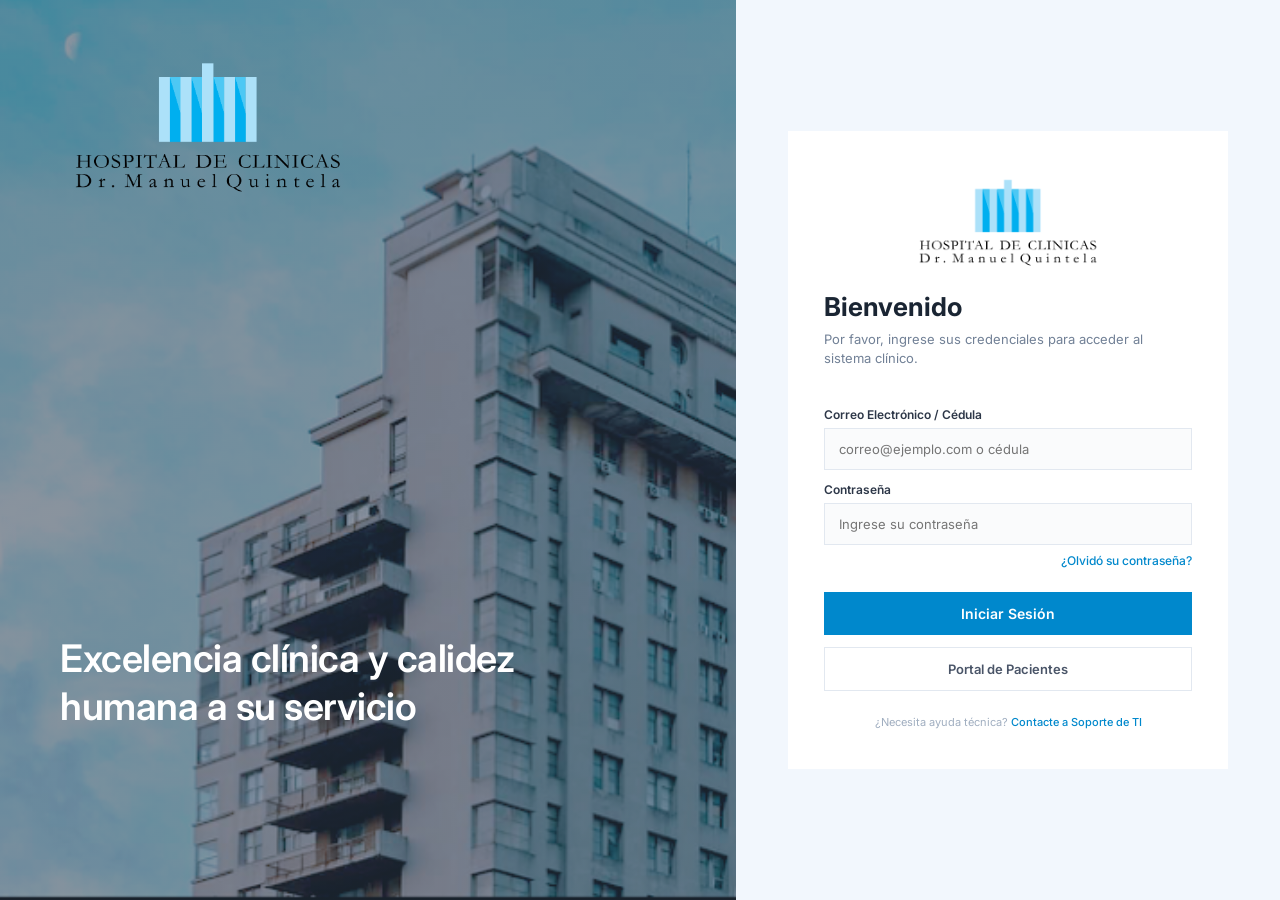
<file: index.html>
<!DOCTYPE html>
<html lang="es">
<head>
  <meta charset="UTF-8">
  <meta http-equiv="refresh" content="0; url=../proyecto_SFEM/sfem/php/index.php">
  <script>
    window.location.href = "sfem/html/index.html";
  </script>
  <title>Cargando...</title>
</head>
<body>
  <p>Si no eres redirigido automáticamente, <a href="../proyecto_SFEM/sfem/php/index.php">haz clic aquí</a>.</p>
</body>
</html>
</file>
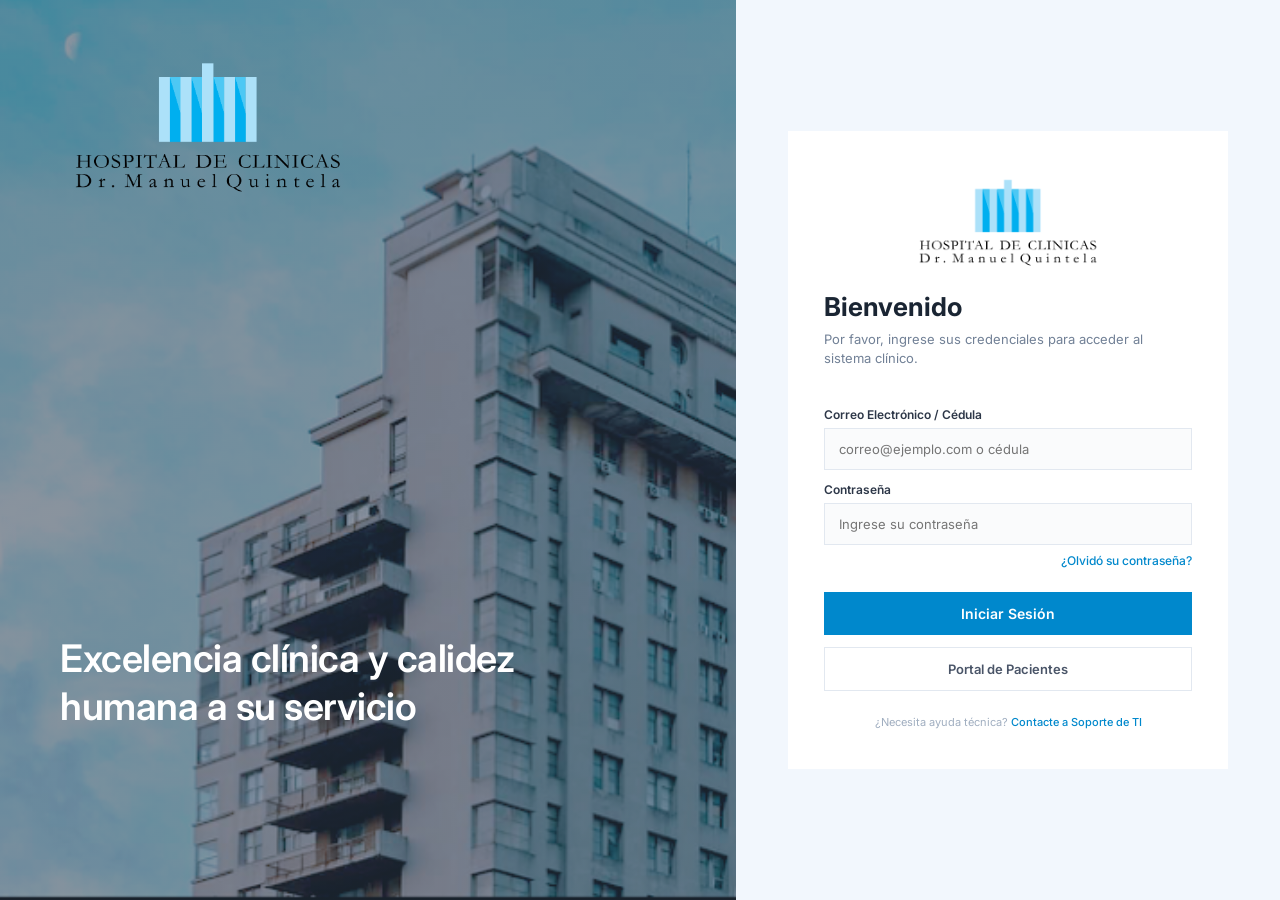
<file: sfem/html/index.html>
<!DOCTYPE html>
<html lang="es">
<head>
    <meta charset="UTF-8">
    <meta name="viewport" content="width=device-width, initial-scale=1.0">
    <title>Hospital de Clínicas - Iniciar Sesión</title>
    <!-- CON HREF PEGAS EL LINK DE ALGO, EN ESTE CASO ES UNA TIPOGRAFIA (Inter), DEL 300 AL 600 SON EL TIPOS DE GROSOR, REL INDICA QUE ES UN ARCHIVO CSS-->
    <link href="https://fonts.googleapis.com/css2?family=Inter:wght@300;400;500;600;700&display=swap" rel="stylesheet">
    <link rel="stylesheet" href="../css/login.css">
</head>
<body>

    <div class="lado-izq">
        <div class="logo-clinicas">
            <img src="../imgs/logo_clinicas.png" alt="Logo del clinicas" height="150px">
        </div>

        <h1 class="titulo-izq">Excelencia clínica y calidez humana a su servicio</h1>
    </div>

    <div class="parte-login">
        <div class="login">            
            <img src="../imgs/logo_clinicas.png" alt="Logo del clinicas" height="100px">
            <h2 class="form-title">Bienvenido</h2>
            <p class="form-subtitle">Por favor, ingrese sus credenciales para acceder al sistema clínico.</p>

            <form action="gestor-documentos.html" method="GET">
    
                <label>Correo Electrónico / Cédula</label><i class="fa-regular fa-envelope"></i>
                <input type="text" placeholder="correo@ejemplo.com o cédula" required>

                <label>Contraseña</label><i class="fa-solid fa-lock"></i>
                <input type="password" placeholder="Ingrese su contraseña" required><i class="fa-regular fa-eye"></i>
    
                <a href="#" class="forgot-link">¿Olvidó su contraseña?</a>

                <button type="submit" class="btn-GD">Iniciar Sesión</button>
                <a href="panel-paciente.html" class="btn-PP">Portal de Pacientes</a>

            </form>

            <div class="soporte">
                ¿Necesita ayuda técnica? <a href="#">Contacte a Soporte de TI</a>
            </div>

        </div>
    </div>

</body>
</html>
</file>
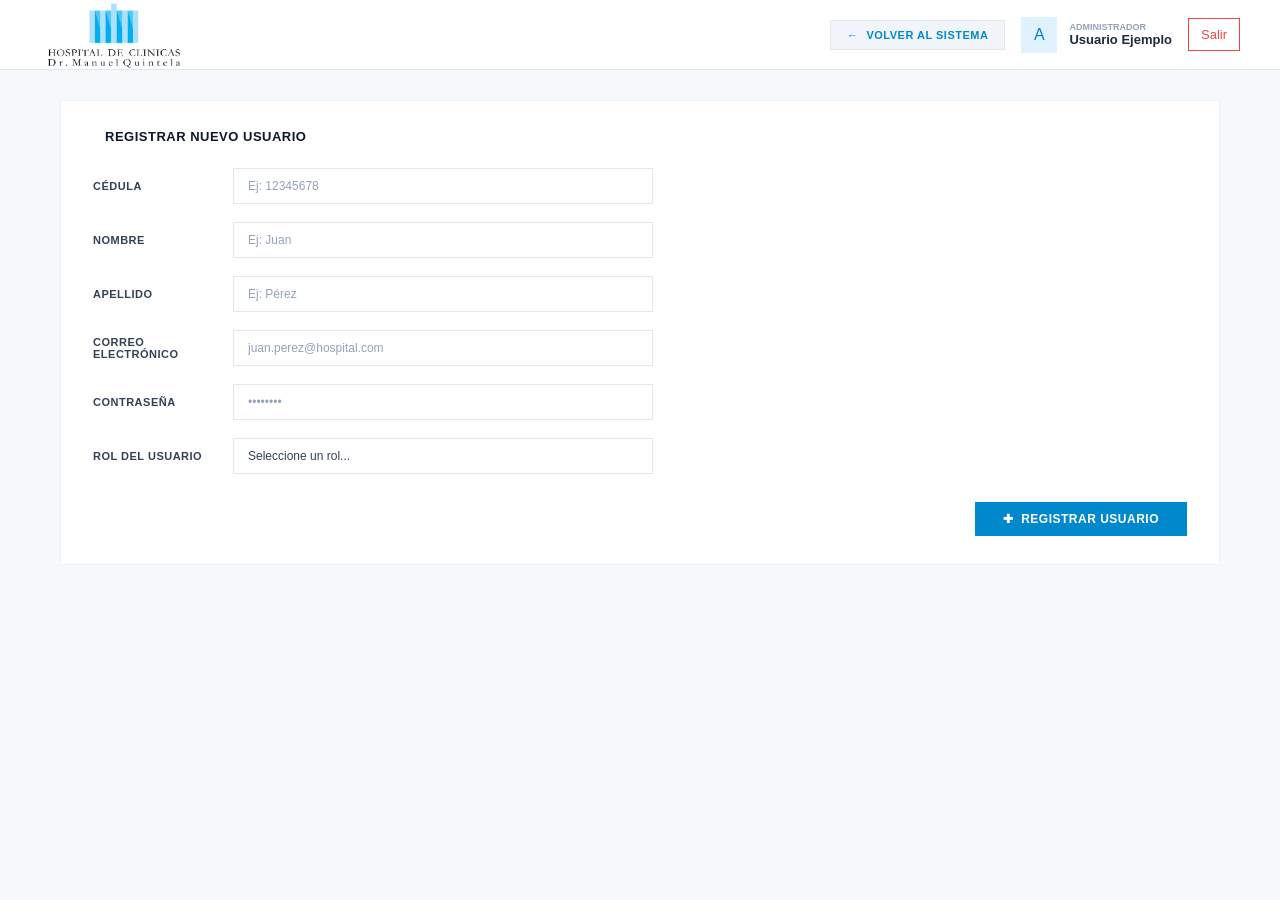
<file: sfem/html/crear-usuario.html>
<!DOCTYPE html>
<html lang="es">
<head>
    <meta charset="UTF-8">
    <meta name="viewport" content="width=device-width, initial-scale=1.0">
    <title>Crear Usuario - Hospital de Clínicas</title>
    <link rel="stylesheet" href="../css/crear-usuario.css">
</head>
<body>

    <!-- BARRA DE NAVEGACIÓN -->
    <header class="barra-nav">
        <div class="logo-nav">
            <img src="../imgs/logo_clinicas.png" height="75px" alt="Logo Hospital de Clínicas">
        </div>
        <div class="btns-nav">
            <a href="trazabilidad.html" class="btn-traza">
                <span>&larr;</span> Volver al Sistema
            </a>
            <div class="info-user">
                <div class="avatar">A</div>
                <div class="user-info">
                    <span class="user-label">Administrador</span>
                    <span class="user-name">Usuario Ejemplo</span>
                </div>
            </div>
            <div class="btn-cierre">
                <a href="logout.php" class="btn-nav">Salir</a>
            </div>
        </div>
    </header>

    <!-- CONTENEDOR PRINCIPAL -->
    <main class="principal">
        
        <section class="nuevo-doc">
            <div class="titulo-sec">
                <h2>Registrar Nuevo Usuario</h2>
            </div>

            <!-- MENSAJE DE ALERTA (EJEMPLO) -->
            <!-- <div class="alerta alerta-exito">Usuario registrado exitosamente en el sistema.</div> -->

            <form action="" method="POST">
                
                <div class="area-arch">
                    <label for="cedula" class="titulo-area">Cédula</label>
                    <input type="text" id="cedula" name="cedula" class="input-texto" placeholder="Ej: 12345678" required>
                </div>

                <div class="area-arch">
                    <label for="nombre" class="titulo-area">Nombre</label>
                    <input type="text" id="nombre" name="nombre" class="input-texto" placeholder="Ej: Juan" required>
                </div>

                <div class="area-arch">
                    <label for="apellido" class="titulo-area">Apellido</label>
                    <input type="text" id="apellido" name="apellido" class="input-texto" placeholder="Ej: Pérez" required>
                </div>

                <div class="area-arch">
                    <label for="email" class="titulo-area">Correo Electrónico</label>
                    <input type="email" id="email" name="email" class="input-texto" placeholder="juan.perez@hospital.com" required>
                </div>

                <div class="area-arch">
                    <label for="password" class="titulo-area">Contraseña</label>
                    <input type="password" id="password" name="password" class="input-texto" placeholder="••••••••" required>
                </div>

                <div class="area-cat">
                    <label for="id_rol" class="titulo-area">Rol del Usuario</label>
                    <select id="id_rol" name="id_rol" class="selec-cat" required>
                        <option value="" disabled selected>Seleccione un rol...</option>
                        <option value="1">Administrador</option>
                        <option value="2">Medico</option>
                        <option value="3">Chofer</option>
                    </select>
                </div>

                <div class="area-acc">
                    <button type="submit" class="btn-guardar">
                        <span>&#10010;</span> Registrar Usuario
                    </button>
                </div>

            </form>
        </section>

    </main>

</body>
</html>
</file>
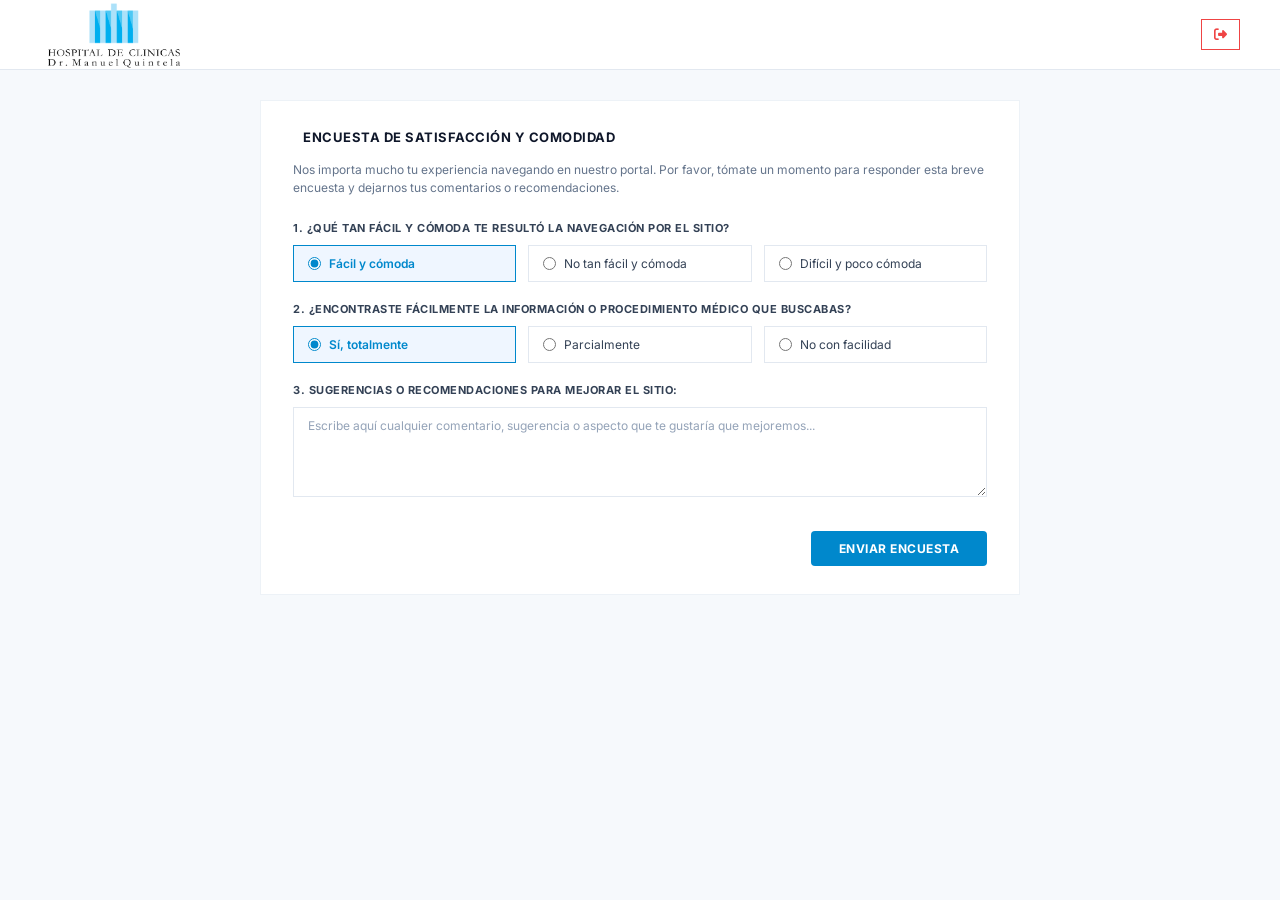
<file: sfem/html/encuestas.html>
<!DOCTYPE html>
<html lang="es">
<head>
    <meta charset="UTF-8">
    <meta name="viewport" content="width=device-width, initial-scale=1.0">
    <title>Encuesta de Satisfacción - Hospital de Clínicas</title>
    <link href="https://fonts.googleapis.com/css2?family=Inter:wght@300;400;500;600;700&display=swap" rel="stylesheet">
    <link rel="stylesheet" href="https://cdnjs.cloudflare.com/ajax/libs/font-awesome/6.4.0/css/all.min.css">
    <link rel="stylesheet" href="../css/encuestas.css">
</head>
<body>

    <header class="barra-nav">
        <div class="logo-nav">
            <img src="../imgs/logo_clinicas.png" height="75px">               
        </div>

        <button type="button" class="btn-cierre" title="Cerrar Sesión">
                <a href="panel-paciente.html" class="btn-nav"><i class="fa-solid fa-right-from-bracket"></i></a>
        </button>
    </header>

    <main class="principal">
        <section class="encuesta">
            <div class="titulo">
                <h2>Encuesta de Satisfacción y Comodidad</h2>
            </div>

            <p class="msj-encu">
                Nos importa mucho tu experiencia navegando en nuestro portal. Por favor, tómate un momento para responder esta breve encuesta y dejarnos tus comentarios o recomendaciones.
            </p>

            <form>
                <div class="preguntas">
                    <label class="pregunta">1. ¿Qué tan fácil y cómoda te resultó la navegación por el sitio?</label>
                    <div class="opciones-radio">
                        <label>
                            <input type="radio" name="nav" value="facil" checked> Fácil y cómoda
                        </label>
                        <label>
                            <input type="radio" name="nav" value="no facil"> No tan fácil y cómoda
                        </label>
                        <label>
                            <input type="radio" name="nav" value="dificil"> Difícil y poco cómoda
                        </label>
                    </div>
                </div>

                <div class="preguntas">
                    <label class="pregunta">2. ¿Encontraste fácilmente la información o procedimiento médico que buscabas?</label>
                    <div class="opciones-radio">
                        <label>
                            <input type="radio" name="found_info" value="si" checked> Sí, totalmente
                        </label>
                        <label>
                            <input type="radio" name="found_info" value="parcial"> Parcialmente
                        </label>
                        <label>
                            <input type="radio" name="found_info" value="no"> No con facilidad
                        </label>
                    </div>
                </div>

                <div class="preguntas">
                    <label class="pregunta">3. Sugerencias o recomendaciones para mejorar el sitio:</label>
                    <textarea class="area-txt" placeholder="Escribe aquí cualquier comentario, sugerencia o aspecto que te gustaría que mejoremos..."></textarea>
                </div>

                <div class="btns">
                    <button type="submit" class="btn-submit">Enviar Encuesta</button>
                </div>
            </form>
        </section>
    </main>

</body>
</html>
</file>
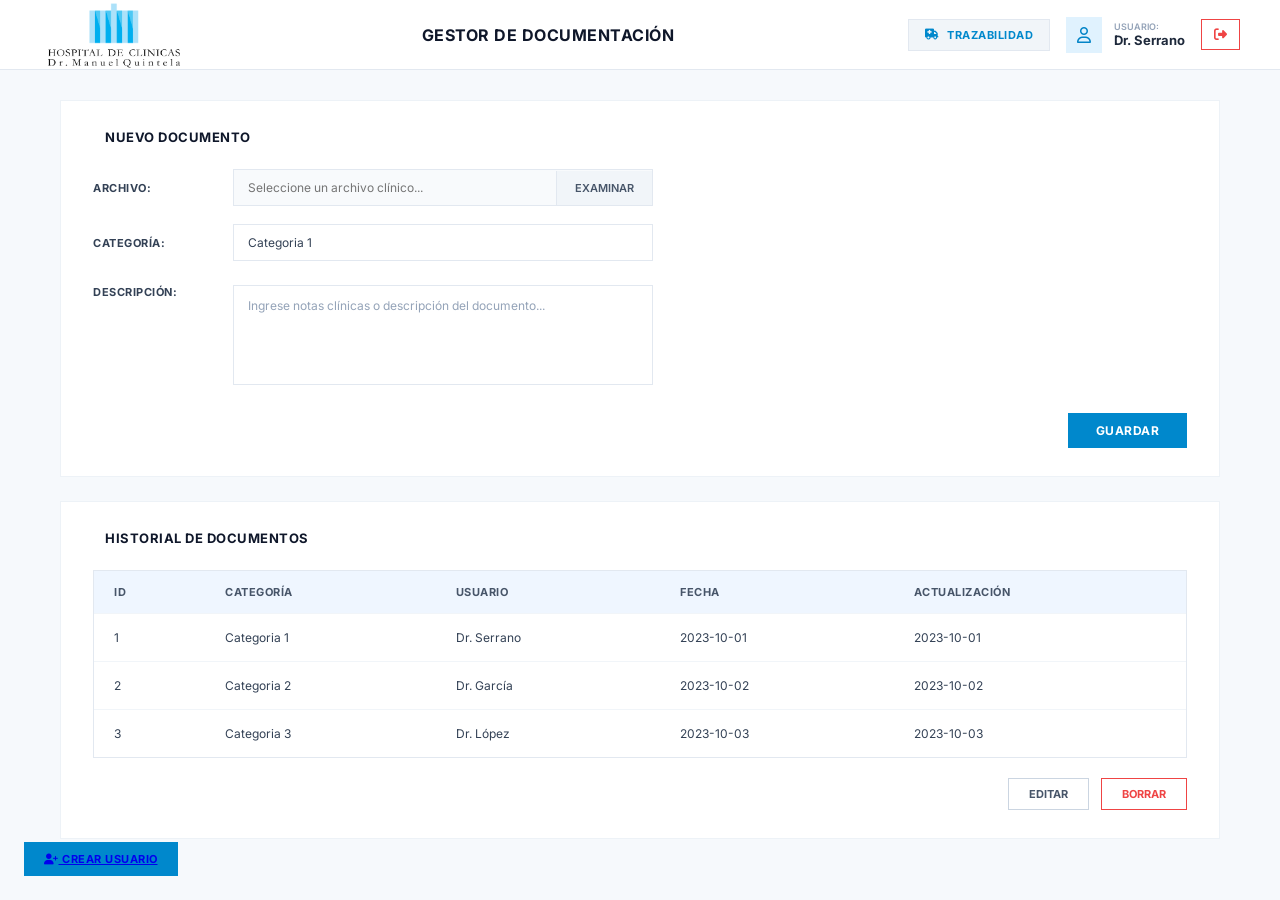
<file: sfem/html/gestor-documentos.html>
<!DOCTYPE html>
<html lang="es">
<head>
    <meta charset="UTF-8">
    <meta name="viewport" content="width=device-width, initial-scale=1.0">
    <title>Gestor de Documentación - Hospital de Clínicas</title>
    <link href="https://fonts.googleapis.com/css2?family=Inter:wght@300;400;500;600;700&display=swap" rel="stylesheet">
    <link rel="stylesheet" href="https://cdnjs.cloudflare.com/ajax/libs/font-awesome/6.4.0/css/all.min.css">
    <link rel="stylesheet" href="../css/estiloGD.css">
</head>
<body>
    <header class="barra-nav">
        <div class="logo-nav">
            <img src="../imgs/logo_clinicas.png" height="75px">                
        </div>

        <div class="titulo-nav">GESTOR DE DOCUMENTACIÓN</div>

        <div class="btns-nav">
            <a href="trazabilidad.html" class="btn-traza"><i class="fa-solid fa-truck-medical"></i> Trazabilidad</a>
                        
            <div class="info-user">
                <div class="avatar"><i class="fa-regular fa-user"></i></div>
                <div class="user-info">
                    <span class="user-label">USUARIO:</span>
                    <span class="user-name">Dr. Serrano</span>
                </div>
            </div>

            <button type="button" class="btn-cierre" title="Cerrar Sesión">
                <a href="index.html" class="btn-nav"><i class="fa-solid fa-right-from-bracket"></i></a>
            </button>
        </div>
    </header>

    <main class="principal">
        <!-- AREA PARA SUBIR NUEVO DOCUMENTO-->
        <section class="nuevo-doc">
            <div class="titulo-sec">
                <h2>NUEVO DOCUMENTO</h2>
            </div>

            <form>
                <div class="area-arch">
                    <label class="titulo-area">ARCHIVO:</label>
                    <div class="buscador">
                        <input type="text" placeholder="Seleccione un archivo clínico..." readonly>
                        <button type="button" class="btn-buscar">EXAMINAR</button>
                    </div>
                </div>

                <div class="area-cat">
                    <label class="titulo-area">CATEGORÍA:</label>
                    <select class="selec-cat">
                        <option>Categoria 1</option>
                        <option>Categoria 2</option>
                        <option>Categoria 3</option>
                    </select>
                </div>

                <div class="area-desc">
                    <label class="titulo-area">DESCRIPCIÓN:</label>
                    <textarea class="text-desc" placeholder="Ingrese notas clínicas o descripción del documento..."></textarea>
                </div>

                <div class="area-acc">
                    <button type="button" class="btn-guardar">GUARDAR</button>
                </div>
            </form>
        </section>

        <!-- AREA DE HISTORIAL DE DOCUMENTACION-->
        <section class="historial">
            <div class="titulo-sec">
                <h2>HISTORIAL DE DOCUMENTOS</h2>
            </div>

            <div class="tabla-histo">
                <table class="edit-tabla">
                    <thead>
                        <tr>
                            <th>ID</th>
                            <th>CATEGORÍA</th>
                            <th>USUARIO</th>
                            <th>FECHA</th>
                            <th>ACTUALIZACIÓN</th>
                        </tr>
                    </thead>
                    <tbody>
                        <tr>
                            <td>1</td>
                            <td>Categoria 1</td>
                            <td>Dr. Serrano</td>
                            <td>2023-10-01</td>
                            <td>2023-10-01</td>
                        </tr>
                        <tr>
                            <td>2</td>
                            <td>Categoria 2</td>
                            <td>Dr. García</td>
                            <td>2023-10-02</td>
                            <td>2023-10-02</td>
                        </tr>
                        <tr>
                            <td>3</td>
                            <td>Categoria 3</td>
                            <td>Dr. López</td>
                            <td>2023-10-03</td>
                            <td>2023-10-03</td>
                        </tr>
                    </tbody>
                </table>
            </div>

            <div class="botones">
                <button type="button" class="btn-editar">EDITAR</button>
                <button type="button" class="btn-borrar">BORRAR</button>
            </div>
        </section>
    </main>

    <button type="button" class="btn-crear-usuario">
        <a href="crear-usuario.html"><i class="fa-solid fa-user-plus"></i> CREAR USUARIO</a>
    </button> 

</body>
</html>
</file>
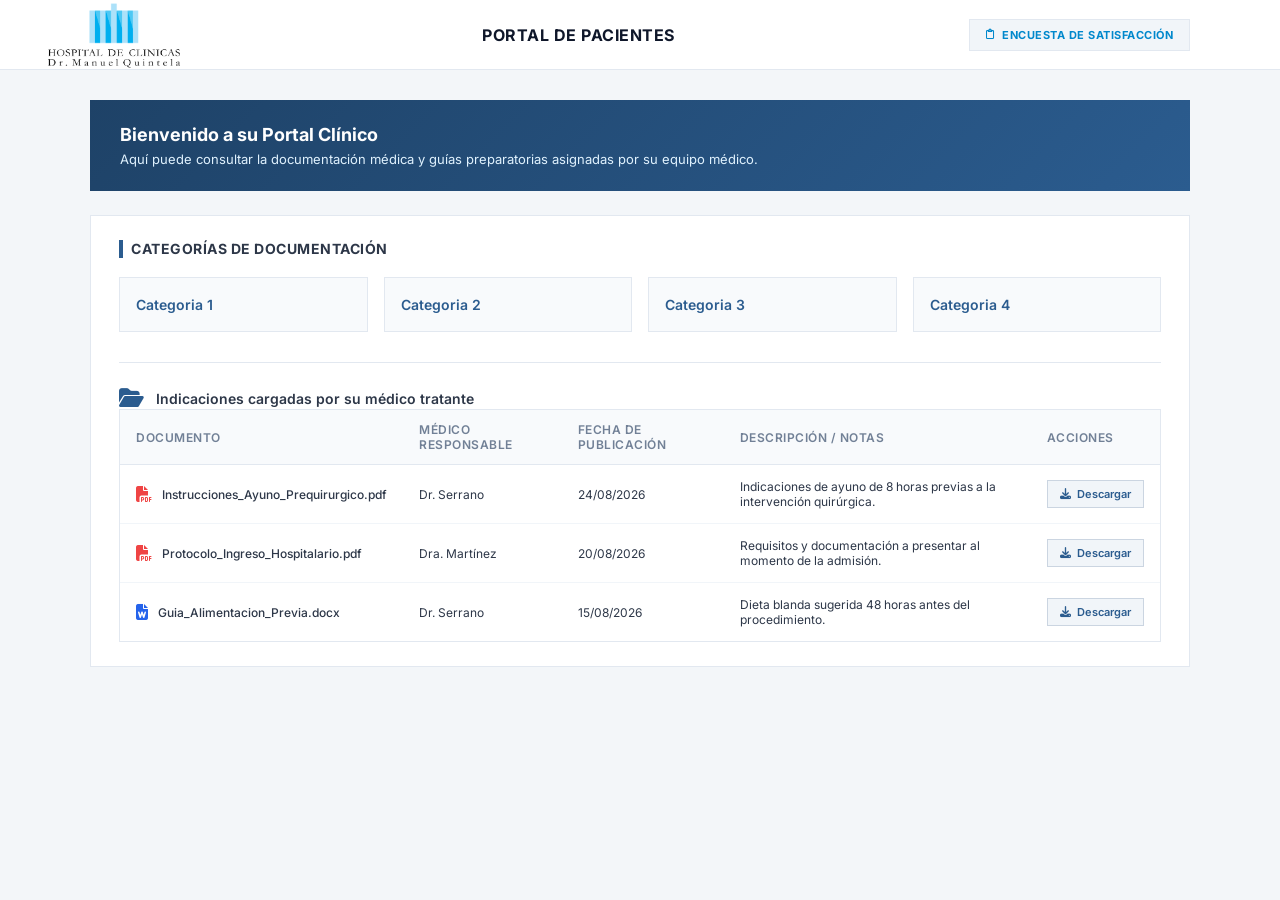
<file: sfem/html/panel-paciente.html>
<!DOCTYPE html>
<html lang="es">
<head>
    <meta charset="UTF-8">
    <meta name="viewport" content="width=device-width, initial-scale=1.0">
    <title>Portal del Paciente - Hospital de Clínicas</title>
    <link href="https://fonts.googleapis.com/css2?family=Inter:wght@300;400;500;600;700&display=swap" rel="stylesheet">
    <link rel="stylesheet" href="https://cdnjs.cloudflare.com/ajax/libs/font-awesome/6.4.0/css/all.min.css">
    <link rel="stylesheet" href="../css/estiloPP.css">
</head>
<body>

    <header class="barra-nav">
        <div class="logo-nav">
            <img src="../imgs/logo_clinicas.png" height="75px">
        </div>

        <div class="titulo-nav">PORTAL DE PACIENTES</div>

        <div class="btns-nav">
            <a href="encuestas.html" class="btn-encuesta"><i class="fa-regular fa-clipboard"></i> Encuesta de Satisfacción</a>

            <button type="button" class="btn-cierre" title="Cerrar Sesión">
                <a href="panel-paciente.html" class="btn-nav"><i class="fa-solid fa-right-from-bracket"></i></a>
            </button>
        </div>
    </header>

    <main class="principal">
        <section class="bienvenida">
            <div class="bienv-txt">
                <h2>Bienvenido a su Portal Clínico</h2>
                <p>Aquí puede consultar la documentación médica y guías preparatorias asignadas por su equipo médico.</p>
            </div>
        </section>

        <section class="portal">
            <div class="titulo-area">
                <h2>CATEGORÍAS DE DOCUMENTACIÓN</h2>
            </div>

            <div class="categorias"> 

                <div class="categoria-1">
                    <div class="cate-info">
                        <h3>Categoria 1</h3>
                    </div>
                </div>

                <div class="categoria-2">
                    <div class="cate-info">
                        <h3>Categoria 2</h3>
                    </div>
                </div>

                <div class="categoria-3">
                    <div class="cate-info">
                        <h3>Categoria 3</h3>
                    </div>
                </div>

                <div class="categoria-4">
                    <div class="cate-info">
                        <h3>Categoria 4</h3>
                    </div>
                </div>
            </div>

            <div class="cate-detal">
                    <div class="titulo-sec">
                        <i class="fa-solid fa-folder-open detail-icon"></i>
                        <div>
                            <p>Indicaciones cargadas por su médico tratante</p>
                        </div>
                    </div>

                <div class="tabla-pp">
                    <table class="edit-tabla">
                        <thead>
                            <tr>
                                <th>DOCUMENTO</th>
                                <th>MÉDICO RESPONSABLE</th>
                                <th>FECHA DE PUBLICACIÓN</th>
                                <th>DESCRIPCIÓN / NOTAS</th>
                                <th>ACCIONES</th>
                            </tr>
                        </thead>
                        <tbody>
                            <tr>
                                <td>
                                    <div class="doc-file-info">
                                        <i class="fa-solid fa-file-pdf file-icon pdf"></i>
                                        <span class="doc-name">Instrucciones_Ayuno_Prequirurgico.pdf</span>
                                    </div>
                                </td>
                                <td>Dr. Serrano</td>
                                <td>24/08/2026</td>
                                <td>Indicaciones de ayuno de 8 horas previas a la intervención quirúrgica.</td>
                                <td>
                                    <a href="#" class="btn-desc">
                                        <i class="fa-solid fa-download"></i> Descargar
                                    </a>
                                </td>
                            </tr>
                            <tr>
                                <td>
                                    <div class="doc-file-info">
                                        <i class="fa-solid fa-file-pdf file-icon pdf"></i>
                                        <span class="doc-name">Protocolo_Ingreso_Hospitalario.pdf</span>
                                    </div>
                                </td>
                                <td>Dra. Martínez</td>
                                <td>20/08/2026</td>
                                <td>Requisitos y documentación a presentar al momento de la admisión.</td>
                                <td>
                                    <a href="#" class="btn-desc">
                                        <i class="fa-solid fa-download"></i> Descargar
                                    </a>
                                </td>
                            </tr>
                            <tr>
                                <td>
                                    <div class="doc-file-info">
                                        <i class="fa-solid fa-file-word file-icon word"></i>
                                        <span class="doc-name">Guia_Alimentacion_Previa.docx</span>
                                    </div>
                                </td>
                                <td>Dr. Serrano</td>
                                <td>15/08/2026</td>
                                <td>Dieta blanda sugerida 48 horas antes del procedimiento.</td>
                                <td>
                                    <a href="#" class="btn-desc">
                                        <i class="fa-solid fa-download"></i> Descargar
                                    </a>
                                </td>
                            </tr>
                        </tbody>
                    </table>
                </div>
            </div>

        </section>

    </main>

</body>
</html>
</file>
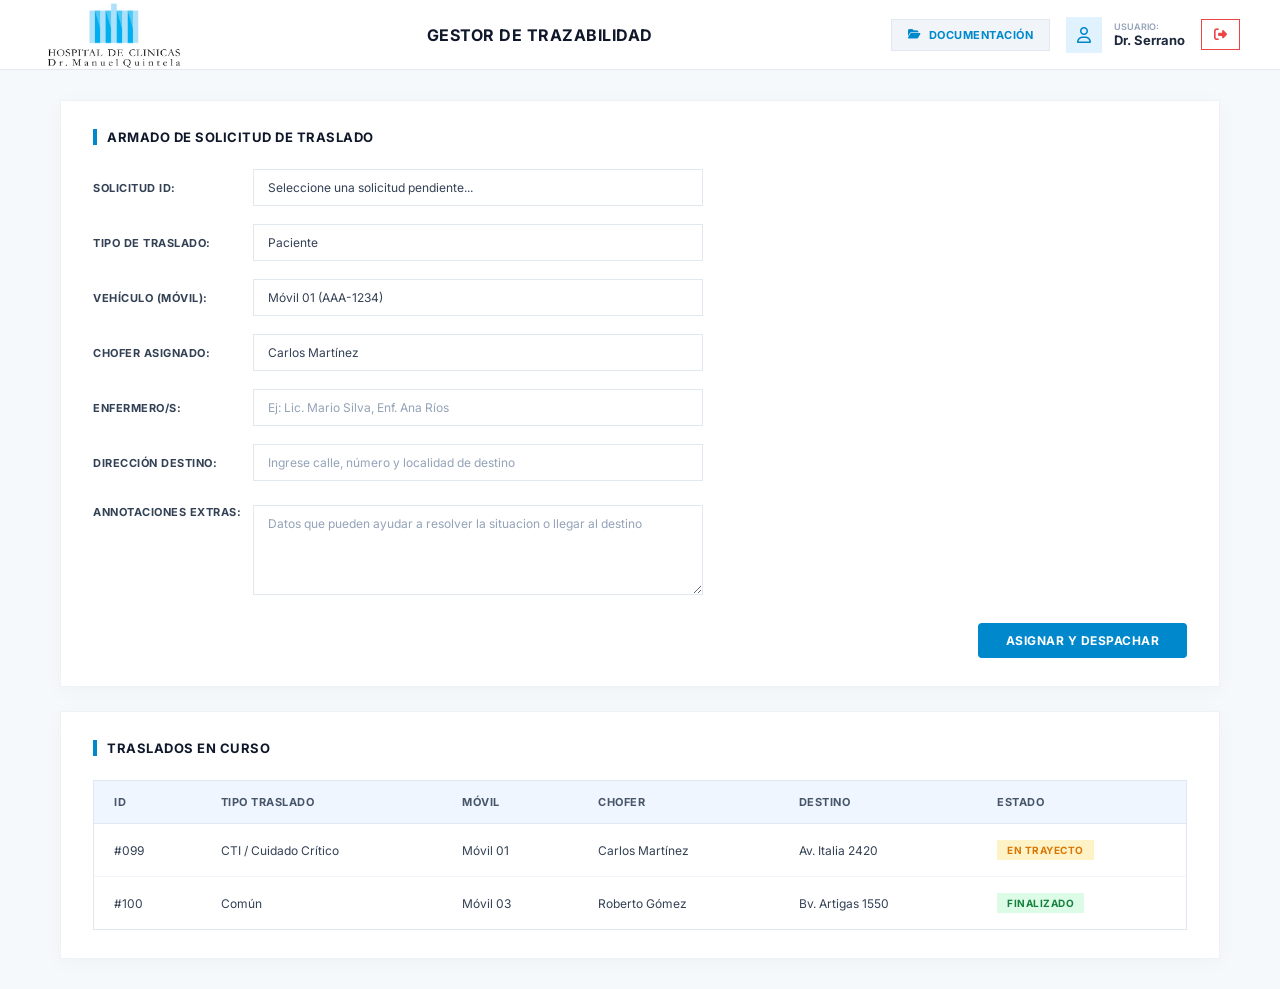
<file: sfem/html/trazabilidad.html>
<!DOCTYPE html>
<html lang="es">
<head>
    <meta charset="UTF-8">
    <meta name="viewport" content="width=device-width, initial-scale=1.0">
    <title>Gestor de Trazabilidad - Hospital de Clínicas</title>
    <link href="https://fonts.googleapis.com/css2?family=Inter:wght@300;400;500;600;700&display=swap" rel="stylesheet">
    <link rel="stylesheet" href="https://cdnjs.cloudflare.com/ajax/libs/font-awesome/6.4.0/css/all.min.css">
    <link rel="stylesheet" href="../css/trazabilidad.css">
</head>
<body>
    <header class="barra-nav">
        <div class="logo-nav">
            <img src="../imgs/logo_clinicas.png" height="75px">
        </div>

        <div class="titulo-nav">GESTOR DE TRAZABILIDAD</div>

        <div class="btns-nav">
            <a href="gestor-documentos.html" class="btn-gestor"><i class="fa-solid fa-folder-open"></i> Documentación</a>
            
            <div class="info-user">
                <div class="avatar"><i class="fa-regular fa-user"></i></div>
                <div class="user-info">
                    <span class="user-label">USUARIO:</span>
                    <span class="user-name">Dr. Serrano</span>
                </div>
            </div>

            <button type="button" class="btn-cierre" title="Cerrar Sesión">
                <a href="index.html" class="btn-nav"><i class="fa-solid fa-right-from-bracket"></i></a>
            </button>
        </div>
    </header>

    <main class="principal">
        <!-- SECCIÓN FORMULARIO DE TRASLADO -->
        <section class="nuevo-tras">
            <div class="titulo-sec">
                <h2>ARMADO DE SOLICITUD DE TRASLADO</h2>
            </div>

            <form>
                <div class="area-soli">
                    <label class="titulo-area">SOLICITUD ID:</label>
                    <select class="selec-soli">
                        <option value="">Seleccione una solicitud pendiente...</option>
                        <option value="101">#101 - Paciente: Juan Pérez</option>
                        <option value="102">#102 - Paciente: María Rodríguez</option>
                    </select>
                </div>

                <div class="area-tipo">
                    <label class="titulo-area">TIPO DE TRASLADO:</label>
                    <select class="selec-tipo">
                        <option>Paciente</option>
                        <option>Medicamentos</option>
                        <option>Organos</option>
                    </select>
                </div>

                <div class="area-vehi">
                    <label class="titulo-area">VEHÍCULO (MÓVIL):</label>
                    <select class="selec-vehi">
                        <option>Móvil 01 (AAA-1234)</option>
                        <option>Móvil 02 (BBB-5678)</option>
                        <option>Móvil 03 (CCC-9012)</option>
                    </select>
                </div>

                <div class="area-chofer">
                    <label class="titulo-area">CHOFER ASIGNADO:</label>
                    <select class="selec-chofer">
                        <option>Carlos Martínez</option>
                        <option>Roberto Gómez</option>
                        <option>Lucía Fernández</option>
                    </select>
                </div>

                <div class="area-enfer">
                    <label class="titulo-area">ENFERMERO/S:</label>
                    <div class="asignar">
                        <input type="text" placeholder="Ej: Lic. Mario Silva, Enf. Ana Ríos">
                    </div>
                </div>

                <div class="area-destino">
                    <label class="titulo-area">DIRECCIÓN DESTINO:</label>
                    <div class="destino">
                        <input type="text" placeholder="Ingrese calle, número y localidad de destino">
                    </div>
                </div>

                <div class="area-extras">
                    <label class="titulo-area">ANNOTACIONES EXTRAS:</label>
                    <textarea class="text-extra" placeholder="Datos que pueden ayudar a resolver la situacion o llegar al destino"></textarea>
                </div>

                <div class="btns">
                    <button type="button" class="btn-guardar">ASIGNAR Y DESPACHAR</button>
                </div>
            </form>
        </section>

        <!-- TRASLADOS EN CURSO -->
        <section class="traslados">
            <div class="titulo-sec">
                <h2>TRASLADOS EN CURSO</h2>
            </div>

            <div class="tabla-tras">
                <table class="edit-tabla">
                    <thead>
                        <tr>
                            <th>ID</th>
                            <th>TIPO TRASLADO</th>
                            <th>MÓVIL</th>
                            <th>CHOFER</th>
                            <th>DESTINO</th>
                            <th>ESTADO</th>
                        </tr>
                    </thead>
                    <tbody>
                        <tr>
                            <td>#099</td>
                            <td>CTI / Cuidado Crítico</td>
                            <td>Móvil 01</td>
                            <td>Carlos Martínez</td>
                            <td>Av. Italia 2420</td>
                            <td><span class="en-curso">En Trayecto</span></td>
                        </tr>
                        <tr>
                            <td>#100</td>
                            <td>Común</td>
                            <td>Móvil 03</td>
                            <td>Roberto Gómez</td>
                            <td>Bv. Artigas 1550</td>
                            <td><span class="finalizado">Finalizado</span></td>
                        </tr>
                    </tbody>
                </table>
            </div>
        </section>
    </main>
</body>
</html>
</file>
<file: sfem/css/login.css>
* {
    box-sizing: border-box;
    margin: 0;
    padding: 0;
    font-family: 'Inter', -apple-system, BlinkMacSystemFont, sans-serif;
}

body {
    display: flex;
    min-height: 100vh;
    background-color: #f0f7ff;
}

.msj-error {
    background-color: #f8d7da; color: #842029; padding: 10px 15px;
    border-radius: 5px; border: 1px solid #f5c2c7; margin-bottom: 15px;
    font-size: 14px; text-align: center;
}

/*LADO IZQUIERDO*/
.lado-izq {
    flex: 1.1;
    position: relative;
    background: linear-gradient(rgba(45, 62, 80, 0.55), rgba(45, 62, 80, 0.55)), url('../imgs/unnamed.jpg') center/cover no-repeat;
    display: flex;
    flex-direction: column;
    justify-content: space-between;
    padding: 50px 60px;
    color: white;
}

.logo-clinicas img {
    height: 150px;
    width: auto;
}

.titulo-izq {
    font-size: 38px;
    font-weight: 600;
    line-height: 1.25;
    max-width: 500px;
    margin-bottom: 120px;
    letter-spacing: -0.5px;
}

/*LADO DERECHO*/
.parte-login {
    flex: 0.9;
    display: flex;
    justify-content: center;
    align-items: center;
    background-color: #f2f7fd;
    padding: 40px 20px;
}

.login {
    background: #ffffff;
    width: 100%;
    max-width: 440px;
    padding: 40px 36px;
    display: flex;
    flex-direction: column;
    align-items: center;
}

.login img {
    height: 100px;
    width: auto;
    margin-bottom: 20px;
}

.form-title {
    font-size: 26px;
    font-weight: 700;
    color: #1a2533;
    margin-bottom: 8px;
    text-align: left;
    width: 100%;
}

.form-subtitle {
    font-size: 13px;
    color: #718096;
    margin-bottom: 28px;
    text-align: left;
    width: 100%;
    line-height: 1.4;
}

/*ESTILOS DEL FORMULARIO*/
form {
    width: 100%;
    display: flex;
    flex-direction: column;
}

form label {
    font-size: 12px;
    font-weight: 600;
    color: #2d3748;
    margin-bottom: 6px;
    margin-top: 12px;
}

form input {
    width: 100%;
    padding: 12px 14px;
    border: 1px solid #e2e8f0;
    font-size: 13px;
    color: #2d3748;
    outline: none;
    transition: border-color 0.2s, box-shadow 0.2s;
    background-color: #fafbfc;
}

form input:focus {
    border-color: #0088cc;
    background-color: #fff;
}

.forgot-link {
    display: block;
    text-align: right;
    font-size: 12px;
    color: #0088cc;
    text-decoration: none;
    font-weight: 500;
    margin-top: 8px;
    margin-bottom: 24px;
}

.forgot-link:hover {
    text-decoration: underline;
}

/*BOTONES*/
.btn-GD {
    width: 100%;
    padding: 13px;
    background-color: #0088cc;
    color: white;
    border: none;
    font-size: 14px;
    font-weight: 600;
    cursor: pointer;
    transition: background-color 0.2s;
    margin-bottom: 12px;
}

.btn-GD:hover {
    background-color: #0077b3;
}

.btn-PP {
    display: block;
    width: 100%;
    padding: 13px;
    background-color: #ffffff;
    color: #4a5568;
    border: 1px solid #e2e8f0;
    font-size: 13px;
    font-weight: 600;
    text-align: center;
    text-decoration: none;
    transition: background-color 0.2s;
    margin-bottom: 24px;
}

.btn-PP:hover {
    background-color: #f7fafc;
}

/*SOPORTE*/
.soporte {
    font-size: 11px;
    color: #a0aec0;
    text-align: center;
}

.soporte a {
    color: #0088cc;
    text-decoration: none;
    font-weight: 500;
}

/*AJUSTES AUTOMATICOS*/
@media (max-width: 900px) {
    body {
        flex-direction: column;
    }
    .lado-izq {
        padding: 30px;
        min-height: 250px;
    }
    .titulo-izq {
        font-size: 24px;
        margin-bottom: 20px;
    }
}
</file>
<file: sfem/css/crear-usuario.css>
* {
    box-sizing: border-box;
    margin: 0;
    padding: 0;
    font-family: 'Inter', -apple-system, BlinkMacSystemFont, sans-serif;
}

body {
    background-color: #f6f9fc;
    color: #334155;
    min-height: 100vh;
}

/* BARRA DE NAVEGACION */
.barra-nav {
    background-color: #ffffff;
    height: 70px;
    display: flex;
    align-items: center;
    justify-content: space-between;
    padding: 0 40px;
    border-bottom: 1px solid #e2e8f0;
}

.logo-nav {
    display: flex;
    align-items: center;
}

.titulo-nav {
    font-size: 16px;
    font-weight: 700;
    color: #0f172a;
    letter-spacing: 0.5px;
    text-transform: uppercase;
}

.btns-nav {
    display: flex;
    align-items: center;
    gap: 16px;
}

.btn-traza {
    background-color: #f1f5f9;
    border: 1px solid #e2e8f0;
    color: #0088cc;
    padding: 8px 16px;
    text-decoration: none;
    font-size: 11px;
    font-weight: 700;
    letter-spacing: 0.5px;
    text-transform: uppercase;
    display: inline-flex;
    align-items: center;
    gap: 8px;
    transition: all 0.2s;
}

.btn-traza:hover {
    background-color: #e0f2fe;
    border-color: #bae6fd;
}

.info-user {
    display: flex;
    align-items: center;
    gap: 12px;
}

.avatar {
    width: 36px;
    height: 36px;
    background-color: #e0f2fe;
    color: #0284c7;
    display: flex;
    align-items: center;
    justify-content: center;
    font-size: 16px;
}

.user-info {
    display: flex;
    flex-direction: column;
}

.user-label {
    font-size: 9px;
    color: #94a3b8;
    font-weight: 600;
    text-transform: uppercase;
}

.user-name {
    font-size: 13px;
    font-weight: 700;
    color: #1e293b;
}

.btn-cierre {
    background: transparent;
    border: none;
    padding: 0;
    cursor: pointer;
}

.btn-cierre .btn-nav {
    background-color: #ffffff;
    border: 1.5px solid #ef4444;
    color: #ef4444;
    padding: 8px 12px;
    font-size: 13px;
    display: flex;
    align-items: center;
    justify-content: center;
    transition: background-color 0.2s;
    text-decoration: none;
}

.btn-cierre .btn-nav:hover {
    background-color: #fef2f2;
}

/* CONTENEDOR PRINCIPAL */
.principal {
    max-width: 1200px;
    margin: 30px auto;
    padding: 0 20px;
    display: flex;
    flex-direction: column;
    gap: 24px;
}

/* SECCIONES */
.nuevo-doc, .historial {
    background: #ffffff;
    padding: 28px 32px;
    border: 1px solid #edf2f7;
}

.titulo-sec {
    display: flex;
    align-items: center;
    gap: 8px;
    margin-bottom: 24px;
    position: relative;
    padding-left: 12px;
}

.titulo-sec h2 {
    font-size: 13px;
    font-weight: 700;
    color: #0f172a;
    letter-spacing: 0.5px;
    text-transform: uppercase;
}

/* FORMULARIOS CAMPOS Y ESTRUCTURA */
form {
    display: flex;
    flex-direction: column;
}

.area-arch, .area-cat, .area-desc {
    display: grid;
    grid-template-columns: 140px 1fr;
    align-items: center;
    margin-bottom: 18px;
}

.area-desc {
    align-items: flex-start;
    padding-top: 6px;
}

.titulo-area {
    font-size: 11px;
    font-weight: 700;
    color: #334155;
    letter-spacing: 0.5px;
    text-transform: uppercase;
}

.buscador {
    display: flex;
    align-items: center;
    border: 1px solid #e2e8f0;
    background-color: #f8fafc;
    overflow: hidden;
    max-width: 420px;
}

.buscador input {
    border: none;
    background: transparent;
    padding: 10px 14px;
    font-size: 12px;
    color: #334155;
    width: 100%;
    outline: none;
}

.buscador .btn-buscar {
    background-color: #f1f5f9;
    border: none;
    border-left: 1px solid #e2e8f0;
    padding: 10px 18px;
    font-size: 11px;
    font-weight: 600;
    color: #475569;
    cursor: pointer;
    text-transform: uppercase;
    transition: background-color 0.2s;
}

.buscador .btn-buscar:hover {
    background-color: #e2e8f0;
}

/* INPUTS DE TEXTO ESTÁNDAR (Añadido para Formularios) */
.input-texto {
    width: 100%;
    max-width: 420px;
    padding: 10px 14px;
    border: 1px solid #e2e8f0;
    font-size: 12px;
    color: #334155;
    background-color: #ffffff;
    outline: none;
    transition: border-color 0.2s;
}

.input-texto:focus {
    border-color: #0088cc;
}

/* SELECTS Y TEXTAREAS */
.selec-cat {
    width: 100%;
    max-width: 420px;
    padding: 10px 14px;
    border: 1px solid #e2e8f0;
    font-size: 12px;
    color: #334155;
    background-color: #ffffff;
    outline: none;
    transition: border-color 0.2s;
    appearance: none;
    background-image: url("data:image/svg+xml;charset=UTF-8,%3csvg xmlns='http://www.w3.org/2000/svg' viewBox='0 0 24 24' fill='none' stroke='%2064748b' stroke-width='2' stroke-linecap='round' stroke-linejoin='round'%3e%3cpolyline points='6 9 12 15 18 9'%3e%3c/polyline%3e%3c/svg%3e");
    background-repeat: no-repeat;
    background-position: right 12px center;
    background-size: 14px;
}

.text-desc {
    width: 100%;
    max-width: 420px;
    height: 100px;
    padding: 12px 14px;
    border: 1px solid #e2e8f0;
    font-size: 12px;
    color: #334155;
    outline: none;
    resize: none;
    transition: border-color 0.2s;
}

.text-desc::placeholder,
.input-texto::placeholder {
    color: #94a3b8;
}

.selec-cat:focus, .text-desc:focus {
    border-color: #0088cc;
}

/* ALERTAS DE NOTIFICACIÓN (Añadido) */
.alerta {
    padding: 12px 16px;
    font-size: 12px;
    font-weight: 600;
    margin-bottom: 20px;
    border: 1px solid transparent;
    max-width: 560px;
}

.alerta-exito {
    background-color: #f0fdf4;
    color: #166534;
    border-color: #bbf7d0;
}

.alerta-error {
    background-color: #fef2f2;
    color: #991b1b;
    border-color: #fecaca;
}

/* BOTONES Y ACCIONES */
.area-acc {
    display: flex;
    justify-content: flex-end;
    margin-top: 10px;
}

.btn-guardar {
    background-color: #0088cc;
    color: white;
    border: none;
    padding: 10px 28px;
    font-size: 12px;
    font-weight: 700;
    letter-spacing: 0.5px;
    text-transform: uppercase;
    cursor: pointer;
    display: inline-flex;
    align-items: center;
    gap: 8px;
    transition: background-color 0.2s;
}

.btn-guardar:hover {
    background-color: #0077b3;
}

/* TABLA HISTORIAL */
.tabla-histo {
    border: 1px solid #e2e8f0;
    overflow: hidden;
    margin-bottom: 20px;
}

.edit-tabla {
    width: 100%;
    border-collapse: collapse;
    text-align: left;
}

.edit-tabla th {
    background-color: #eff6ff;
    font-size: 11px;
    font-weight: 700;
    color: #475569;
    text-transform: uppercase;
    padding: 14px 20px;
    letter-spacing: 0.5px;
}

.edit-tabla td {
    padding: 16px 20px;
    font-size: 12px;
    color: #334155;
    border-top: 1px solid #f1f5f9;
}

/* BOTONES DE TABLA DE ACCIÓN */
.botones {
    display: flex;
    justify-content: flex-end;
    gap: 12px;
}

.btn-editar {
    background-color: #ffffff;
    border: 1px solid #cbd5e1;
    color: #475569;
    padding: 8px 20px;
    font-size: 11px;
    font-weight: 700;
    text-transform: uppercase;
    cursor: pointer;
    transition: background-color 0.2s, border-color 0.2s;
}

.btn-editar:hover {
    background-color: #f8fafc;
    border-color: #94a3b8;
}

.btn-borrar {
    background-color: #ffffff;
    border: 1.5px solid #ef4444;
    color: #ef4444;
    padding: 8px 20px;
    font-size: 11px;
    font-weight: 700;
    text-transform: uppercase;
    cursor: pointer;
    transition: background-color 0.2s;
}

.btn-borrar:hover {
    background-color: #fef2f2;
}

.btn-crear-usuario {
    position: fixed;
    bottom: 24px;
    left: 24px;
    z-index: 999;
    background-color: #0088cc;
    color: #ffffff;
    border: none;
    padding: 10px 20px;
    font-size: 11px;
    font-weight: 700;
    letter-spacing: 0.5px;
    text-transform: uppercase;
    cursor: pointer;
    display: inline-flex;
    align-items: center;
    gap: 8px;
    transition: background-color 0.2s, transform 0.2s;
}

.btn-crear-usuario:hover {
    background-color: #0077b3;
}

/* RESPONSIVE DESIGN */
@media (max-width: 768px) {
    .barra-nav {
        height: auto;
        padding: 15px 20px;
        flex-direction: column;
        gap: 15px;
    }

    .btns-nav {
        width: 100%;
        justify-content: space-between;
    }

    .area-arch, .area-cat, .area-desc {
        grid-template-columns: 1fr;
        gap: 8px;
    }

    .selec-cat, .text-desc, .buscador, .input-texto {
        max-width: 100%;
    }
}
</file>
<file: sfem/css/encuestas.css>
* {
    box-sizing: border-box;
    margin: 0;
    padding: 0;
    font-family: 'Inter', -apple-system, BlinkMacSystemFont, sans-serif;
}

body {
    background-color: #f6f9fc;
    color: #334155;
    min-height: 100vh;
}

/* BARRA DE NAVEGACION */
.barra-nav {
    background-color: #ffffff;
    height: 70px;
    display: flex;
    align-items: center;
    justify-content: space-between;
    padding: 0 40px;
    border-bottom: 1px solid #e2e8f0;
}

.logo-nav {
    display: flex;
    align-items: center;
}

.btns-nav {
    display: flex;
    align-items: center;
    gap: 16px;
}

.btn-cierre {
    background: transparent;
    border: none;
    padding: 0;
    cursor: pointer;
}

.btn-cierre .btn-nav {
    background-color: #ffffff;
    border: 1.5px solid #ef4444;
    color: #ef4444;
    padding: 8px 12px;
    font-size: 13px;
    display: flex;
    align-items: center;
    justify-content: center;
    transition: background-color 0.2s;
    text-decoration: none;
}

.btn-cierre .btn-nav:hover {
    background-color: #fef2f2;
}

/* PRINCIPAL */
.principal {
    max-width: 800px;
    margin: 30px auto;
    padding: 0 20px;
    display: flex;
    flex-direction: column;
    gap: 24px;
}

.encuesta {
    background: #ffffff;
    padding: 28px 32px;
    border: 1px solid #edf2f7;
}

.titulo {
    display: flex;
    align-items: center;
    gap: 8px;
    margin-bottom: 16px;
    padding-left: 10px;
}

.titulo h2 {
    font-size: 13px;
    font-weight: 700;
    color: #0f172a;
    letter-spacing: 0.5px;
    text-transform: uppercase;
}

.msj-encu {
    color: #64748b;
    font-size: 12px;
    line-height: 1.5;
    margin-bottom: 24px;
}

/* PREGUNTAS */
form {
    display: flex;
    flex-direction: column;
}

.preguntas {
    margin-bottom: 20px;
}

.pregunta {
    display: block;
    font-size: 11px;
    font-weight: 700;
    color: #334155;
    letter-spacing: 0.5px;
    text-transform: uppercase;
    margin-bottom: 10px;
}

.opciones-radio {
    display: flex;
    gap: 12px;
    flex-wrap: wrap;
}

.opciones-radio label {
    flex: 1;
    display: flex;
    align-items: center;
    gap: 8px;
    padding: 10px 14px;
    border: 1px solid #e2e8f0;
    font-size: 12px;
    color: #334155;
    background-color: #ffffff;
    cursor: pointer;
    transition: all 0.2s;
    min-width: 140px;
}

.opciones-radio label:hover {
    background-color: #f8fafc;
    border-color: #cbd5e1;
}

.opciones-radio input[type="radio"] {
    accent-color: #0088cc;
}

.opciones-radio label:has(input[type="radio"]:checked) {
    border-color: #0088cc;
    background-color: #eff6ff;
    color: #0088cc;
    font-weight: 600;
}

.area-txt {
    width: 100%;
    height: 90px;
    padding: 10px 14px;
    border: 1px solid #e2e8f0;
    font-size: 12px;
    color: #334155;
    background-color: #ffffff;
    outline: none;
    resize: vertical;
    transition: border-color 0.2s;
}

.area-txt::placeholder {
    color: #94a3b8;
}

.area-txt:focus {
    border-color: #0088cc;
}

.btns {
    display: flex;
    justify-content: flex-end;
    margin-top: 10px;
}

.btn-submit {
    background-color: #0088cc;
    color: #ffffff;
    border: none;
    padding: 10px 28px;
    font-size: 12px;
    font-weight: 700;
    letter-spacing: 0.5px;
    text-transform: uppercase;
    cursor: pointer;
    border-radius: 4px;
    display: inline-flex;
    align-items: center;
    justify-content: center;
    gap: 8px;
    transition: background-color 0.2s;
}

.btn-submit:hover {
    background-color: #0077b3;
}

/* AJUSTES AUTOMATICOS */
@media (max-width: 768px) {
    .barra-nav {
        height: auto;
        padding: 15px 20px;
        flex-direction: column;
        gap: 15px;
    }

    .btns-nav {
        width: 100%;
        justify-content: flex-end;
    }

    .encuesta {
        padding: 20px;
    }

    .opciones-radio {
        flex-direction: column;
    }

    .btn-submit {
        width: 100%;
    }
}
</file>
<file: sfem/css/estiloGD.css>
* {
    box-sizing: border-box;
    margin: 0;
    padding: 0;
    font-family: 'Inter', -apple-system, BlinkMacSystemFont, sans-serif;
}

body {
    background-color: #f6f9fc;
    color: #334155;
    min-height: 100vh;
}

/* BARRA DE NAVEGACION */
.barra-nav {
    background-color: #ffffff;
    height: 70px;
    display: flex;
    align-items: center;
    justify-content: space-between;
    padding: 0 40px;
    border-bottom: 1px solid #e2e8f0;
}

.logo-nav {
    display: flex;
    align-items: center;
}

.titulo-nav {
    font-size: 16px;
    font-weight: 700;
    color: #0f172a;
    letter-spacing: 0.5px;
    text-transform: uppercase;
}

.btns-nav {
    display: flex;
    align-items: center;
    gap: 16px;
}

.btn-traza {
    background-color: #f1f5f9;
    border: 1px solid #e2e8f0;
    color: #0088cc;
    padding: 8px 16px;
    text-decoration: none;
    font-size: 11px;
    font-weight: 700;
    letter-spacing: 0.5px;
    text-transform: uppercase;
    display: inline-flex;
    align-items: center;
    gap: 8px;
    transition: all 0.2s;
}

.btn-traza:hover {
    background-color: #e0f2fe;
    border-color: #bae6fd;
}

.info-user {
    display: flex;
    align-items: center;
    gap: 12px;
}

.avatar {
    width: 36px;
    height: 36px;
    background-color: #e0f2fe;
    color: #0284c7;
    display: flex;
    align-items: center;
    justify-content: center;
    font-size: 16px;
}

.user-info {
    display: flex;
    flex-direction: column;
}

.user-label {
    font-size: 9px;
    color: #94a3b8;
    font-weight: 600;
    text-transform: uppercase;
}

.user-name {
    font-size: 13px;
    font-weight: 700;
    color: #1e293b;
}

.btn-cierre {
    background: transparent;
    border: none;
    padding: 0;
    cursor: pointer;
}

.btn-cierre .btn-nav {
    background-color: #ffffff;
    border: 1.5px solid #ef4444;
    color: #ef4444;
    padding: 8px 12px;
    font-size: 13px;
    display: flex;
    align-items: center;
    justify-content: center;
    transition: background-color 0.2s;
    text-decoration: none;
}

.btn-cierre .btn-nav:hover {
    background-color: #fef2f2;
}

/* CONTENEDOR PRINCIPAL */
.principal {
    max-width: 1200px;
    margin: 30px auto;
    padding: 0 20px;
    display: flex;
    flex-direction: column;
    gap: 24px;
}

/* SECCIONES */
.nuevo-doc,.historial {
    background: #ffffff;
    padding: 28px 32px;
    border: 1px solid #edf2f7;
}

.titulo-sec {
    display: flex;
    align-items: center;
    gap: 8px;
    margin-bottom: 24px;
    position: relative;
    padding-left: 12px;
}

.titulo-sec h2 {
    font-size: 13px;
    font-weight: 700;
    color: #0f172a;
    letter-spacing: 0.5px;
    text-transform: uppercase;
}

/* SECCIONES */
form {
    display: flex;
    flex-direction: column;
}

.area-arch,.area-cat,.area-desc {
    display: grid;
    grid-template-columns: 140px 1fr;
    align-items: center;
    margin-bottom: 18px;
}

.area-desc {
    align-items: flex-start;
    padding-top: 6px;
}

.titulo-area {
    font-size: 11px;
    font-weight: 700;
    color: #334155;
    letter-spacing: 0.5px;
    text-transform: uppercase;
}

.buscador {
    display: flex;
    align-items: center;
    border: 1px solid #e2e8f0;
    background-color: #f8fafc;
    overflow: hidden;
    max-width: 420px;
}

.buscador input {
    border: none;
    background: transparent;
    padding: 10px 14px;
    font-size: 12px;
    color: #334155;
    width: 100%;
    outline: none;
}

.buscador .btn-buscar {
    background-color: #f1f5f9;
    border: none;
    border-left: 1px solid #e2e8f0;
    padding: 10px 18px;
    font-size: 11px;
    font-weight: 600;
    color: #475569;
    cursor: pointer;
    text-transform: uppercase;
    transition: background-color 0.2s;
}

.buscador .btn-buscar:hover {
    background-color: #e2e8f0;
}

.selec-cat {
    width: 100%;
    max-width: 420px;
    padding: 10px 14px;
    border: 1px solid #e2e8f0;
    font-size: 12px;
    color: #334155;
    background-color: #ffffff;
    outline: none;
    transition: border-color 0.2s;
    appearance: none;
    background-image: url("data:image/svg+xml;charset=UTF-8,%3csvg xmlns='http://www.w3.org/2000/svg' viewBox='0 0 24 24' fill='none' stroke='%2064748b' stroke-width='2' stroke-linecap='round' stroke-linejoin='round'%3e%3cpolyline points='6 9 12 15 18 9'%3e%3c/polyline%3e%3c/svg%3e");
    background-repeat: no-repeat;
    background-position: right 12px center;
    background-size: 14px;
}

.text-desc {
    width: 100%;
    max-width: 420px;
    height: 100px;
    padding: 12px 14px;
    border: 1px solid #e2e8f0;
    font-size: 12px;
    color: #334155;
    outline: none;
    resize: none;
    transition: border-color 0.2s;
}

.text-desc::placeholder {
    color: #94a3b8;
}

.selec-cat:focus,.text-desc:focus {
    border-color: #0088cc;
}

.area-acc {
    display: flex;
    justify-content: flex-end;
    margin-top: 10px;
}

.btn-guardar {
    background-color: #0088cc;
    color: white;
    border: none;
    padding: 10px 28px;
    font-size: 12px;
    font-weight: 700;
    letter-spacing: 0.5px;
    text-transform: uppercase;
    cursor: pointer;
    display: inline-flex;
    align-items: center;
    gap: 8px;
    transition: background-color 0.2s;
}

.btn-guardar:hover {
    background-color: #0077b3;
}

/* TABLA HISTORIAL */
.tabla-histo {
    border: 1px solid #e2e8f0;
    overflow: hidden;
    margin-bottom: 20px;
}

.edit-tabla {
    width: 100%;
    border-collapse: collapse;
    text-align: left;
}

.edit-tabla th {
    background-color: #eff6ff;
    font-size: 11px;
    font-weight: 700;
    color: #475569;
    text-transform: uppercase;
    padding: 14px 20px;
    letter-spacing: 0.5px;
}

.edit-tabla td {
    padding: 16px 20px;
    font-size: 12px;
    color: #334155;
    border-top: 1px solid #f1f5f9;
}

/* BOTONES DE TABLA DE ACCIÓN */
.botones {
    display: flex;
    justify-content: flex-end;
    gap: 12px;
}

.btn-editar {
    background-color: #ffffff;
    border: 1px solid #cbd5e1;
    color: #475569;
    padding: 8px 20px;
    font-size: 11px;
    font-weight: 700;
    text-transform: uppercase;
    cursor: pointer;
    transition: background-color 0.2s, border-color 0.2s;
}

.btn-editar:hover {
    background-color: #f8fafc;
    border-color: #94a3b8;
}

.btn-borrar {
    background-color: #ffffff;
    border: 1.5px solid #ef4444;
    color: #ef4444;
    padding: 8px 20px;
    font-size: 11px;
    font-weight: 700;
    text-transform: uppercase;
    cursor: pointer;
    transition: background-color 0.2s;
}

.btn-borrar:hover {
    background-color: #fef2f2;
}

.btn-crear-usuario {
    position: fixed;
    bottom: 24px;
    left: 24px;
    z-index: 999;
    background-color: #0088cc;
    color: #ffffff;
    border: none;
    padding: 10px 20px;
    font-size: 11px;
    font-weight: 700;
    letter-spacing: 0.5px;
    text-transform: uppercase;
    cursor: pointer;
    display: inline-flex;
    align-items: center;
    gap: 8px;
    transition: background-color 0.2s, transform 0.2s;
}

.btn-crear-usuario:hover {
    background-color: #0077b3;
}

/* AJUSTES AUTOMATICOS */
@media (max-width: 768px) {
    .barra-nav {
        height: auto;
        padding: 15px 20px;
        flex-direction: column;
        gap: 15px;
    }

    .btns-nav {
        width: 100%;
        justify-content: space-between;
    }

    .area-arch,.area-cat,.area-desc {
        grid-template-columns: 1fr;
        gap: 8px;
    }

    .selec-cat,.text-desc,.buscador {
        max-width: 100%;
    }
}
</file>
<file: sfem/css/estiloPP.css>
* {
    margin: 0;
    padding: 0;
    box-sizing: border-box;
    font-family: 'Inter', system-ui, -apple-system, sans-serif;
}

:root {
    --primary-color: #2b5c8f;
    --primary-dark: #1e4267;
    --secondary-color: #38bdf8;
    --accent-green: #0d9488;
    --bg-light: #f3f6f9;
    --card-bg: #ffffff;
    --text-main: #2d3748;
    --text-muted: #718096;
    --border-color: #e2e8f0;
}

body {
    background-color: var(--bg-light);
    color: var(--text-main);
    display: flex;
    flex-direction: column;
    min-height: 100vh;
}

/* --- BARRA DE NAVEGACION--- */
.barra-nav {
    background-color: #ffffff;
    height: 70px;
    display: flex;
    align-items: center;
    justify-content: space-between;
    padding: 0 40px;
    border-bottom: 1px solid #e2e8f0;
}

.logo-nav {
    display: flex;
    align-items: center;
}

.logo-nav img {
    object-fit: contain;
}

.titulo-nav {
    font-size: 16px;
    font-weight: 700;
    color: #0f172a;
    letter-spacing: 0.5px;
    text-transform: uppercase;
}

.btns-nav {
    display: flex;
    align-items: center;
    gap: 16px;
}

.btn-encuesta {
    background-color: #f1f5f9;
    border: 1px solid #e2e8f0;
    color: #0088cc;
    padding: 8px 16px;
    text-decoration: none;
    font-size: 11px;
    font-weight: 700;
    letter-spacing: 0.5px;
    text-transform: uppercase;
    display: inline-flex;
    align-items: center;
    gap: 8px;
    transition: all 0.2s;
}

.btn-encuesta:hover {
    background-color: #e0f2fe;
    border-color: #bae6fd;
}

.btn-cierre {
    background: transparent;
    border: none;
    padding: 0;
    cursor: pointer;
}

.btn-nav {
    display: flex;
    align-items: center;
    justify-content: center;
    background-color: rgba(255, 255, 255, 0.15);
    color: white;
    width: 34px;
    height: 34px;
    text-decoration: none;
    transition: background-color 0.2s ease;
}

.btn-nav:hover {
    background-color: rgba(255, 255, 255, 0.3);
}

/* --- PRINCIPAL --- */
.principal {
    max-width: 1100px;
    margin: 30px auto;
    width: 90%;
    display: flex;
    flex-direction: column;
    gap: 24px;
}

/* --- BIENVENIDA --- */
.bienvenida {
    background: linear-gradient(135deg, var(--primary-dark) 0%, var(--primary-color) 100%);
    color: white;
    padding: 24px 30px;
}

.bienv-txt h2 {
    font-size: 18px;
    font-weight: 700;
    margin-bottom: 6px;
}

.bienv-txt p {
    font-size: 13px;
    color: #e0f2fe;
}

/* --- PORTAL --- */
.portal {
    background: var(--card-bg);
    padding: 24px 28px;
    border: 1px solid var(--border-color);
}

.titulo-area {
    display: flex;
    align-items: center;
    margin-bottom: 20px;
    position: relative;
    padding-left: 12px;
}

.titulo-area::before {
    content: '';
    position: absolute;
    left: 0;
    width: 4px;
    height: 18px;
    background-color: var(--primary-color);
}

.titulo-area h2 {
    font-size: 14px;
    font-weight: 700;
    color: var(--text-main);
    letter-spacing: 0.5px;
}

/* --- TABLA DE CATEGORIAS --- */
.categorias {
    display: grid;
    grid-template-columns: repeat(auto-fit, minmax(220px, 1fr));
    gap: 16px;
    margin-bottom: 30px;
}

.categoria-1, .categoria-2, .categoria-3, .categoria-4 {
    background-color: #f8fafc;
    border: 1px solid #e2e8f0;
    padding: 18px 16px;
    cursor: pointer;
    transition: all 0.2s ease;
}

.categoria-1:hover, .categoria-2:hover, .categoria-3:hover, .categoria-4:hover {
    border-color: var(--primary-color);
    transform: translateY(-2px);
    background-color: #eff6ff;
}

.cate-info h3 {
    font-size: 14px;
    font-weight: 600;
    color: var(--primary-color);
}

/* --- DETALLE Y TABLA --- */
.cate-detal {
    border-top: 1px solid var(--border-color);
    padding-top: 24px;
}

.titulo-sec {
    display: flex;
    align-items: center;
    gap: 12px;
}

.detail-icon {
    font-size: 22px;
    color: var(--primary-color);
}

.titulo-sec p {
    font-size: 14px;
    font-weight: 600;
    color: var(--text-main);
}

.tabla-pp {
    overflow-x: auto;
    border: 1px solid var(--border-color);
}

.edit-tabla {
    width: 100%;
    border-collapse: collapse;
    font-size: 12px;
    text-align: left;
}

.edit-tabla th {
    background-color: #f8fafc;
    color: var(--text-muted);
    font-weight: 600;
    padding: 12px 16px;
    border-bottom: 1px solid var(--border-color);
    letter-spacing: 0.5px;
}

.edit-tabla td {
    padding: 14px 16px;
    border-bottom: 1px solid #f1f5f9;
    color: var(--text-main);
    vertical-align: middle;
}

.edit-tabla tr:last-child td {
    border-bottom: none;
}

.edit-tabla tbody tr:hover {
    background-color: #f8fafc;
}

.doc-file-info {
    display: flex;
    align-items: center;
    gap: 10px;
    font-weight: 500;
}

.doc-name {
    color: var(--text-main);
}

.file-icon {
    font-size: 16px;
}

.file-icon.pdf {
    color: #ef4444;
}

.file-icon.word {
    color: #2563eb;
}

.btn-desc {
    display: inline-flex;
    align-items: center;
    gap: 6px;
    background-color: #f1f5f9;
    color: var(--primary-color);
    text-decoration: none;
    font-weight: 600;
    font-size: 11px;
    padding: 6px 12px;
    border: 1px solid #cbd5e1;
    transition: all 0.2s ease;
}

.btn-download:hover {
    background-color: var(--primary-color);
    color: white;
    border-color: var(--primary-color);
}

/* --- AJUSTE AUTOMATICO --- */
@media (max-width: 768px) {
    .barra-nav {
        flex-direction: column;
        gap: 12px;
        align-items: flex-start;
    }

    .btns-nav {
        width: 100%;
        justify-content: space-between;
    }

    .principal {
        width: 95%;
        margin: 15px auto;
    }
}
</file>
<file: sfem/css/trazabilidad.css>
* {
    box-sizing: border-box;
    margin: 0;
    padding: 0;
    font-family: 'Inter', -apple-system, BlinkMacSystemFont, sans-serif;
}

body {
    background-color: #f6f9fc;
    color: #334155;
    min-height: 100vh;
}

/* BARRA DE NAVEGACION */
.barra-nav {
    background-color: #ffffff;
    height: 70px;
    display: flex;
    align-items: center;
    justify-content: space-between;
    padding: 0 40px;
    border-bottom: 1px solid #e2e8f0;
}

.logo-nav {
    display: flex;
    align-items: center;
}

.titulo-nav {
    font-size: 16px;
    font-weight: 700;
    color: #0f172a;
    letter-spacing: 0.5px;
    text-transform: uppercase;
}

.btns-nav {
    display: flex;
    align-items: center;
    gap: 16px;
}

.btn-gestor {
    background-color: #f1f5f9;
    border: 1px solid #e2e8f0;
    color: #0088cc;
    padding: 8px 16px;
    text-decoration: none;
    font-size: 11px;
    font-weight: 700;
    letter-spacing: 0.5px;
    text-transform: uppercase;
    display: inline-flex;
    align-items: center;
    gap: 8px;
    transition: all 0.2s;
}

.btn-gestor:hover {
    background-color: #e0f2fe;
    border-color: #bae6fd;
}

.info-user {
    display: flex;
    align-items: center;
    gap: 12px;
}

.avatar {
    width: 36px;
    height: 36px;
    background-color: #e0f2fe;
    color: #0284c7;
    display: flex;
    align-items: center;
    justify-content: center;
    font-size: 16px;
}

.user-info {
    display: flex;
    flex-direction: column;
}

.user-label {
    font-size: 9px;
    color: #94a3b8;
    font-weight: 600;
    text-transform: uppercase;
}

.user-name {
    font-size: 13px;
    font-weight: 700;
    color: #1e293b;
}

.btn-cierre {
    background: transparent;
    border: none;
    padding: 0;
    cursor: pointer;
}

.btn-cierre .btn-nav {
    background-color: #ffffff;
    border: 1.5px solid #ef4444;
    color: #ef4444;
    padding: 8px 12px;
    font-size: 13px;
    display: flex;
    align-items: center;
    justify-content: center;
    transition: background-color 0.2s;
    text-decoration: none;
}

.btn-cierre .btn-nav:hover {
    background-color: #fef2f2;
}

/* PRINCIPAL Y SECCIONES*/
.principal {
    max-width: 1200px;
    margin: 30px auto;
    padding: 0 20px;
    display: flex;
    flex-direction: column;
    gap: 24px;
}

.nuevo-tras, .traslados {
    background: #ffffff;
    padding: 28px 32px;
    box-shadow: 0 4px 20px rgba(0, 0, 0, 0.03);
    border: 1px solid #edf2f7;
}

.titulo-sec {
    display: flex;
    align-items: center;
    gap: 8px;
    margin-bottom: 24px;
    border-left: 4px solid #0088cc;
    padding-left: 10px;
}

.titulo-sec h2 {
    font-size: 13px;
    font-weight: 700;
    color: #0f172a;
    letter-spacing: 0.5px;
    text-transform: uppercase;
}

/* FORMULARIO DE TRASLADO */
form {
    display: flex;
    flex-direction: column;
}

.area-soli,.area-tipo,.area-vehi,.area-chofer,.area-enfer,.area-destino,.area-extras {
    display: grid;
    grid-template-columns: 160px 1fr;
    align-items: center;
    margin-bottom: 18px;
}

.area-extras {
    align-items: flex-start;
    padding-top: 6px;
}

.titulo-area {
    font-size: 11px;
    font-weight: 700;
    color: #334155;
    letter-spacing: 0.5px;
    text-transform: uppercase;
}

.selec-soli,.selec-tipo,.selec-vehi,.selec-chofer,.asignar input,.destino input,.text-extra {
    width: 100%;
    max-width: 450px;
    padding: 10px 14px;
    border: 1px solid #e2e8f0;
    font-size: 12px;
    color: #334155;
    background-color: #ffffff;
    outline: none;
    transition: border-color 0.2s;
}

.selec-soli,.selec-tipo,.selec-vehi,.selec-chofer {
    appearance: none;
    background-repeat: no-repeat;
    background-position: right 12px center;
    background-size: 14px;
}

.asignar input::placeholder,.destino input::placeholder,.text-extra::placeholder {
    color: #94a3b8;
}

.selec-soli:focus,.selec-tipo:focus,.selec-vehi:focus,.selec-chofer:focus,.asignar input:focus,.destino input:focus,.text-extra:focus {
    border-color: #0088cc;
}

.text-extra {
    height: 90px;
    resize: vertical;
}

/* BOTON */
.btns {
    display: flex;
    justify-content: flex-end;
    margin-top: 10px;
}

.btn-guardar {
    background-color: #0088cc;
    color: white;
    border: none;
    padding: 10px 28px;
    font-size: 12px;
    font-weight: 700;
    letter-spacing: 0.5px;
    text-transform: uppercase;
    cursor: pointer;
    border-radius: 4px;
    display: inline-flex;
    align-items: center;
    gap: 8px;
    transition: background-color 0.2s;
}

.btn-guardar:hover {
    background-color: #0077b3;
}

/* TABLA DE TRASLADOS */
.tabla-tras {
    border: 1px solid #e2e8f0;
    overflow: hidden;
}

.edit-tabla {
    width: 100%;
    border-collapse: collapse;
    text-align: left;
}

.edit-tabla th {
    background-color: #eff6ff;
    font-size: 11px;
    font-weight: 700;
    color: #475569;
    text-transform: uppercase;
    padding: 14px 20px;
    letter-spacing: 0.5px;
    border-bottom: 1px solid #e2e8f0;
}

.edit-tabla td {
    padding: 16px 20px;
    font-size: 12px;
    color: #334155;
    border-top: 1px solid #f1f5f9;
}

/* ESTADOS */
.en-curso,.finalizado {
    padding: 4px 10px;
    font-size: 10px;
    font-weight: 700;
    text-transform: uppercase;
    letter-spacing: 0.5px;
    display: inline-block;
}

.en-curso {
    background-color: #fef3c7;
    color: #d97706;
}

.finalizado {
    background-color: #dcfce7;
    color: #15803d;
}

/* AJUSTE AUTOMATICO */
@media (max-width: 768px) {
    .barra-nav {
        height: auto;
        padding: 15px 20px;
        flex-direction: column;
        gap: 15px;
    }

    .btns-nav {
        width: 100%;
        justify-content: space-between;
    }

    .area-soli,.area-tipo,.area-vehi,.area-chofer,.area-enfer,.area-destino,.area-extras {
        grid-template-columns: 1fr;
        gap: 6px;
    }

    .selec-soli,.selec-tipo,.selec-vehi,.selec-chofer,.asignar input,.destino input,.text-extra {
        max-width: 100%;
    }
    
    .tabla-tras {
        overflow-x: auto;
    }
}
</file>
